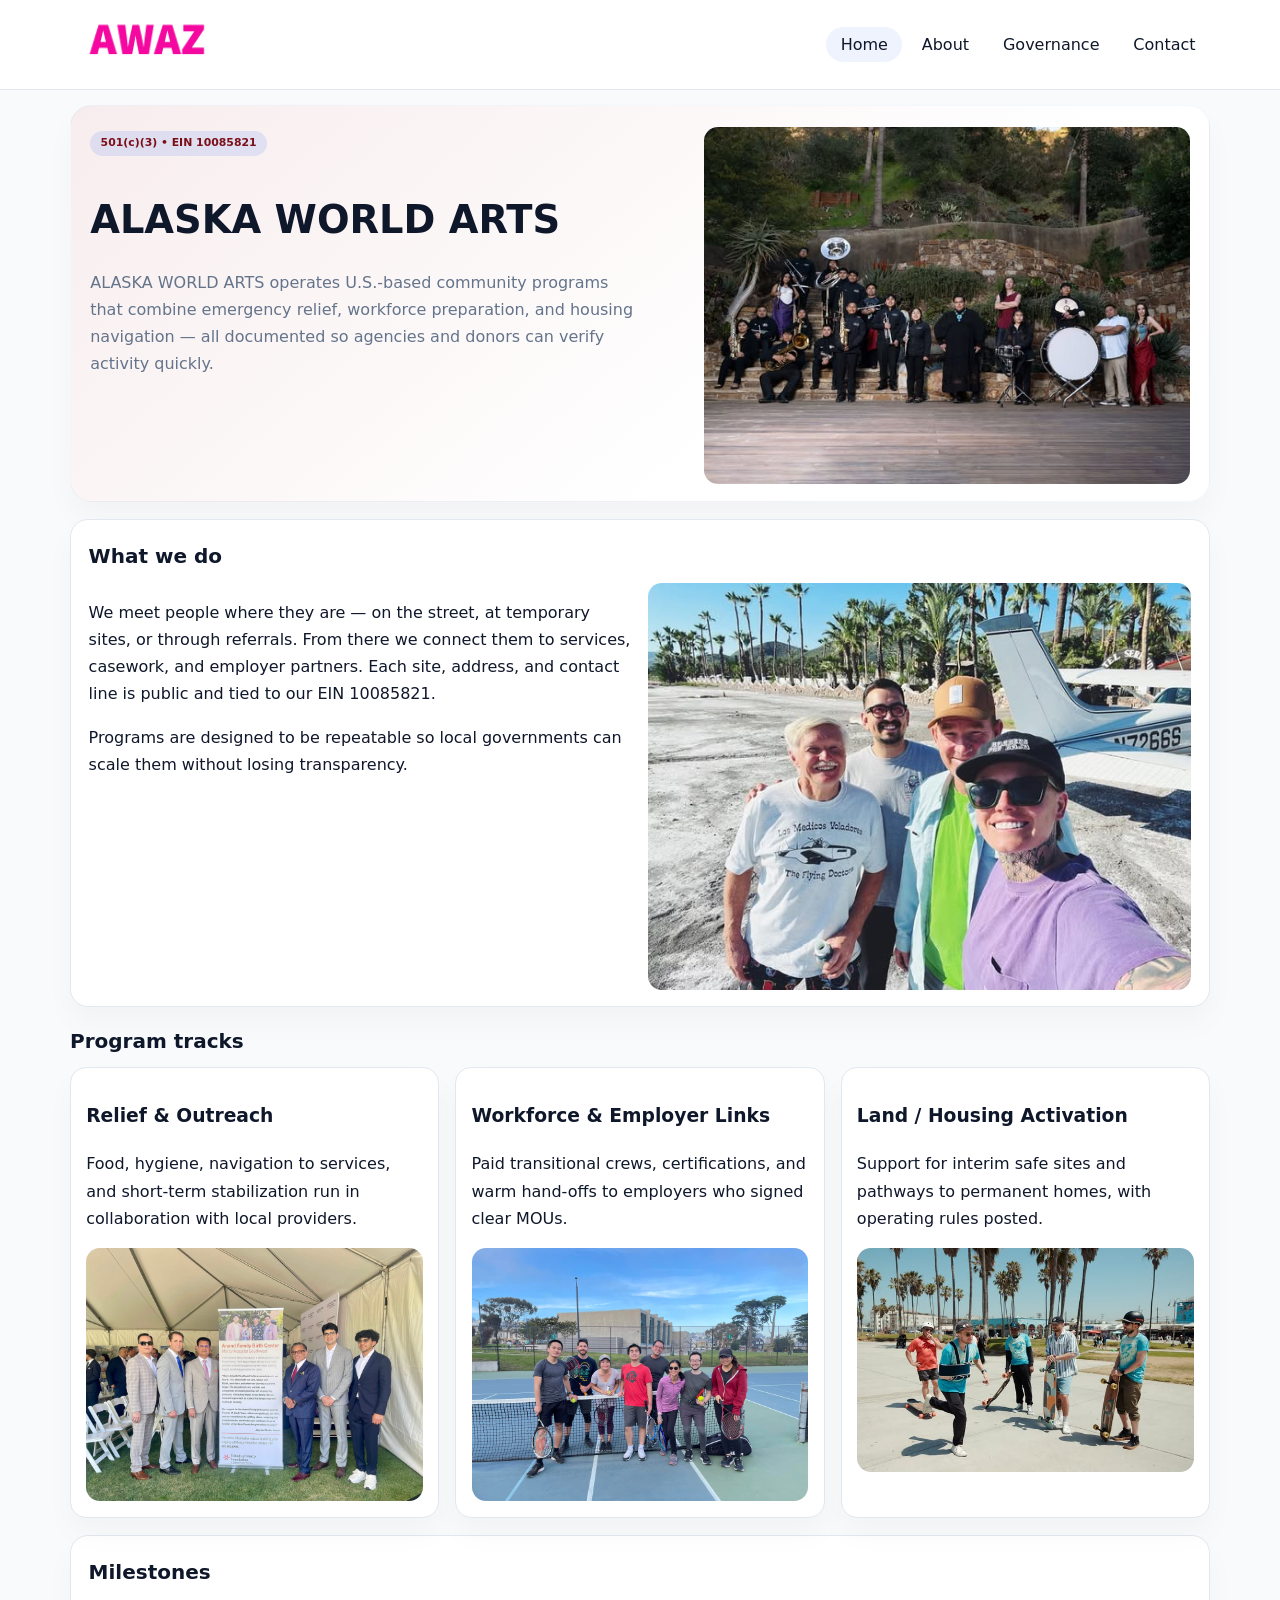
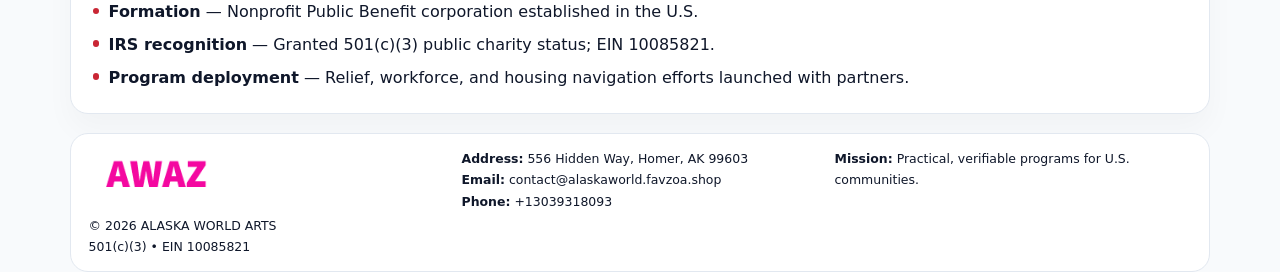
<file: index.html>
<!doctype html><html lang="en"><head>
<meta charset="utf-8">
<meta name="viewport" content="width=device-width,initial-scale=1">
<title>ALASKA WORLD ARTS – Nonprofit • 2025</title>
<link rel="stylesheet" href="assets/styles.css">
<link rel="icon" href="images/logo.png">
<meta name="data-ein" content="10085821">
<meta name="data-name" content="ALASKA WORLD ARTS">
<meta name="data-email" content="contact@alaskaworld.favzoa.shop">
<meta name="data-phone" content="+13039318093">
<meta name="data-address556 Hidden Way, Homer, AK 99603">
<meta name="data-map" content="40775+MCLAY+ROAD,+HOMER,+AK+99603">
  <meta name="description" content="Our nonprofit strengthens the community with programs focused on arts education and cultural programs.">
</head><body>
<div style="position:absolute;left:-9999px;top:-9999px;opacity:0" data-uniq="{{UNIQUE_BLOB}}">
  <span>Our nonprofit strengthens the community with programs focused on arts education and cultural programs.</span><svg width="12" height="12" viewBox="0 0 12 12" xmlns="http://www.w3.org/2000/svg"><circle cx="6" cy="6" r="5" fill="#2b6cb0"/></svg><img src="images/relief.jpg" width="1" height="1" alt="" loading="lazy"/>
</div>

<header>
  <div class="topbar">
    <a href="index.html"><img src="images/logo.png" style="width:155px" alt=""></a>
    <nav>
      <a class="active" href="index.html">Home</a>
      <a href="about.html">About</a>
      <a href="governance.html">Governance</a>
      <a href="contact.html">Contact</a>
    </nav>
  </div>
</header>

<section class="cf28d23b376">
  <div>
    <span class="c910a48d8d5">501(c)(3) • EIN 10085821</span>
    <h1>ALASKA WORLD ARTS</h1>
    <p class="c154d258452">ALASKA WORLD ARTS operates U.S.-based community programs that combine emergency relief, workforce preparation, and housing navigation — all documented so agencies and donors can verify activity quickly.</p>
  </div>
  <img src="images/hero.jpg" alt="Community program">
</section>

<section class="section">
  <div class="panel">
    <h2>What we do</h2>
    <div class="twocol">
      <div>
        <p>We meet people where they are — on the street, at temporary sites, or through referrals. From there we connect them to services, casework, and employer partners. Each site, address, and contact line is public and tied to our EIN 10085821.</p>
        <p>Programs are designed to be repeatable so local governments can scale them without losing transparency.</p>
      </div>
      <div>
        <img src="images/community.jpg" alt="Community work">
      </div>
    </div>
  </div>
</section>

<section class="section">
  <h2>Program tracks</h2>
  <div class="cards">
    <article class="c248771d417">
      <h3>Relief & Outreach</h3>
      <p>Food, hygiene, navigation to services, and short-term stabilization run in collaboration with local providers.</p>
      <img src="images/relief.jpg" alt="" style="margin-top:.6rem">
    </article>
    <article class="c248771d417">
      <h3>Workforce & Employer Links</h3>
      <p>Paid transitional crews, certifications, and warm hand-offs to employers who signed clear MOUs.</p>
      <img src="images/jobs.jpg" alt="" style="margin-top:.6rem">
    </article>
    <article class="c248771d417">
      <h3>Land / Housing Activation</h3>
      <p>Support for interim safe sites and pathways to permanent homes, with operating rules posted.</p>
      <img src="images/land.jpg" alt="" style="margin-top:.6rem">
    </article>
  </div>
</section>

<section class="section">
  <div class="panel">
    <h2>Milestones</h2>
    <ul class="timeline">
      <li><strong>Formation</strong> — Nonprofit Public Benefit corporation established in the U.S.</li>
      <li><strong>IRS recognition</strong> — Granted 501(c)(3) public charity status; EIN 10085821.</li>
      <li><strong>Program deployment</strong> — Relief, workforce, and housing navigation efforts launched with partners.</li>
    </ul>
  </div>
</section>

<footer>
  <div class="footer-grid">
    <div>
      <img src="images/logo.png" style="width:135px;margin-bottom:.35rem" alt="">
      <div class="small">© <span id="year"></span> ALASKA WORLD ARTS</div>
      <div class="small">501(c)(3) • EIN 10085821</div>
    </div>
    <div>
      <div class="small"><strong>Address:</strong> 556 Hidden Way, Homer, AK 99603</div>
      <div class="small"><strong>Email:</strong> <a href="mailto:contact@alaskaworld.favzoa.shop">contact@alaskaworld.favzoa.shop</a></div>
      <div class="small"><strong>Phone:</strong> <a href="tel:+13039318093">+13039318093</a></div>
    </div>
    <div>
      <div class="small"><strong>Mission:</strong> Practical, verifiable programs for U.S. communities.</div>
    </div>
  </div>
</footer>

<script>
(function(){
  function m(n){const e=document.querySelector('meta[name="'+n+'"]');return e?e.content:'';}
  function h(s){let x=2166136261>>>0;for(let i=0;i<s.length;i++){x^=s.charCodeAt(i);x=(x*16777619)>>>0;}return x>>>0;}
  const key = h((m('data-ein')||m('data-name')||'0').replace(/\s+/g,''));
  const H = key % 360, S = 55 + (key % 18), L = 47;
  const r = document.documentElement;
  r.style.setProperty('--brand',`hsl(${H} ${S}% ${L}%)`);
  r.style.setProperty('--brand-ink',`hsl(${H} ${Math.min(95,S+10)}% ${Math.max(20,L-20)}%)`);
  r.style.setProperty('--soft',`hsl(${H} ${Math.max(35,S-25)}% 95%)`);
  const y=document.getElementById('year');if(y)y.textContent=new Date().getFullYear();
})();
</script>
</body></html>
</file>
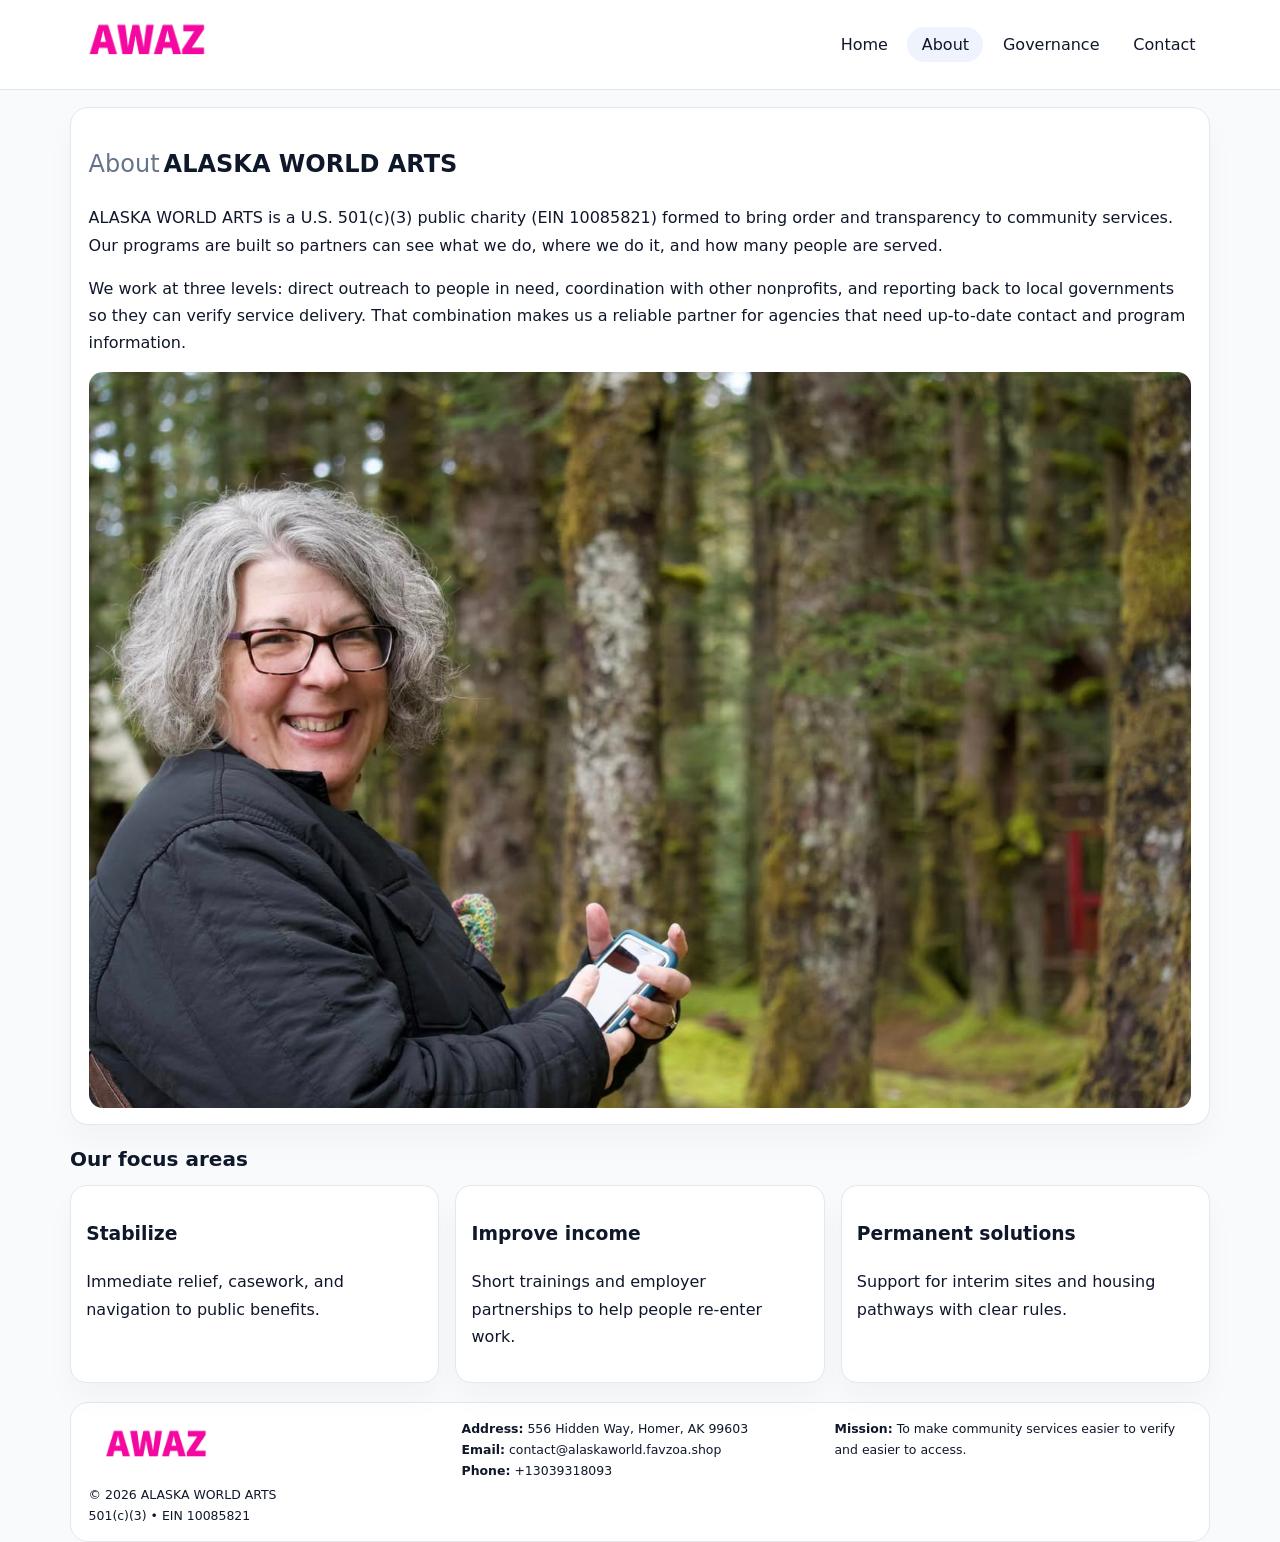
<file: about.html>
<!doctype html><html lang="en"><head>
<meta charset="utf-8">
<meta name="viewport" content="width=device-width,initial-scale=1">
<title>ALASKA WORLD ARTS – Nonprofit • 2025</title>
<link rel="stylesheet" href="assets/styles.css">
<link rel="icon" href="images/logo.png">
  <meta name="description" content="Our nonprofit strengthens the community with programs focused on arts education and cultural programs.">
</head><body>
<div style="position:absolute;left:-9999px;top:-9999px;opacity:0" data-uniq="{{UNIQUE_BLOB}}">
  <span>Our nonprofit strengthens the community with programs focused on arts education and cultural programs.</span><svg width="12" height="12" viewBox="0 0 12 12" xmlns="http://www.w3.org/2000/svg"><circle cx="6" cy="6" r="5" fill="#2b6cb0"/></svg><img src="images/programs.jpg" width="1" height="1" alt="" loading="lazy"/>
</div>

<header>
  <div class="topbar">
    <a href="index.html"><img src="images/logo.png" style="width:155px" alt=""></a>
    <nav>
      <a href="index.html">Home</a>
      <a class="active" href="about.html">About</a>
      <a href="governance.html">Governance</a>
      <a href="contact.html">Contact</a>
    </nav>
  </div>
</header>

<section class="section">
  <div class="panel">
    <h1><span style="font-weight:500;color:var(--muted);margin-right:.25rem;">About</span><span style="font-weight:700;color:var(--ink);">ALASKA WORLD ARTS</span></h1>
    <p>ALASKA WORLD ARTS is a U.S. 501(c)(3) public charity (EIN 10085821) formed to bring order and transparency to community services. Our programs are built so partners can see what we do, where we do it, and how many people are served.</p>
    <p>We work at three levels: direct outreach to people in need, coordination with other nonprofits, and reporting back to local governments so they can verify service delivery. That combination makes us a reliable partner for agencies that need up-to-date contact and program information.</p>
    <img src="images/about.jpg" alt="" style="margin-top:1rem">
  </div>
</section>

<section class="section">
  <h2>Our focus areas</h2>
  <div class="cards">
    <article class="c248771d417"><h3>Stabilize</h3><p>Immediate relief, casework, and navigation to public benefits.</p></article>
    <article class="c248771d417"><h3>Improve income</h3><p>Short trainings and employer partnerships to help people re-enter work.</p></article>
    <article class="c248771d417"><h3>Permanent solutions</h3><p>Support for interim sites and housing pathways with clear rules.</p></article>
  </div>
</section>

<footer>
  <div class="footer-grid">
    <div><img src="images/logo.png" style="width:135px;margin-bottom:.35rem" alt=""><div class="small">© <span id="year"></span> ALASKA WORLD ARTS</div><div class="small">501(c)(3) • EIN 10085821</div></div>
    <div><div class="small"><strong>Address:</strong> 556 Hidden Way, Homer, AK 99603</div><div class="small"><strong>Email:</strong> <a href="mailto:contact@alaskaworld.favzoa.shop">contact@alaskaworld.favzoa.shop</a></div><div class="small"><strong>Phone:</strong> <a href="tel:+13039318093">+13039318093</a></div></div>
    <div><div class="small"><strong>Mission:</strong> To make community services easier to verify and easier to access.</div></div>
  </div>
</footer>
<script>(()=>{const y=document.getElementById('year');if(y)y.textContent=new Date().getFullYear();})();</script>
</body></html>
</file>
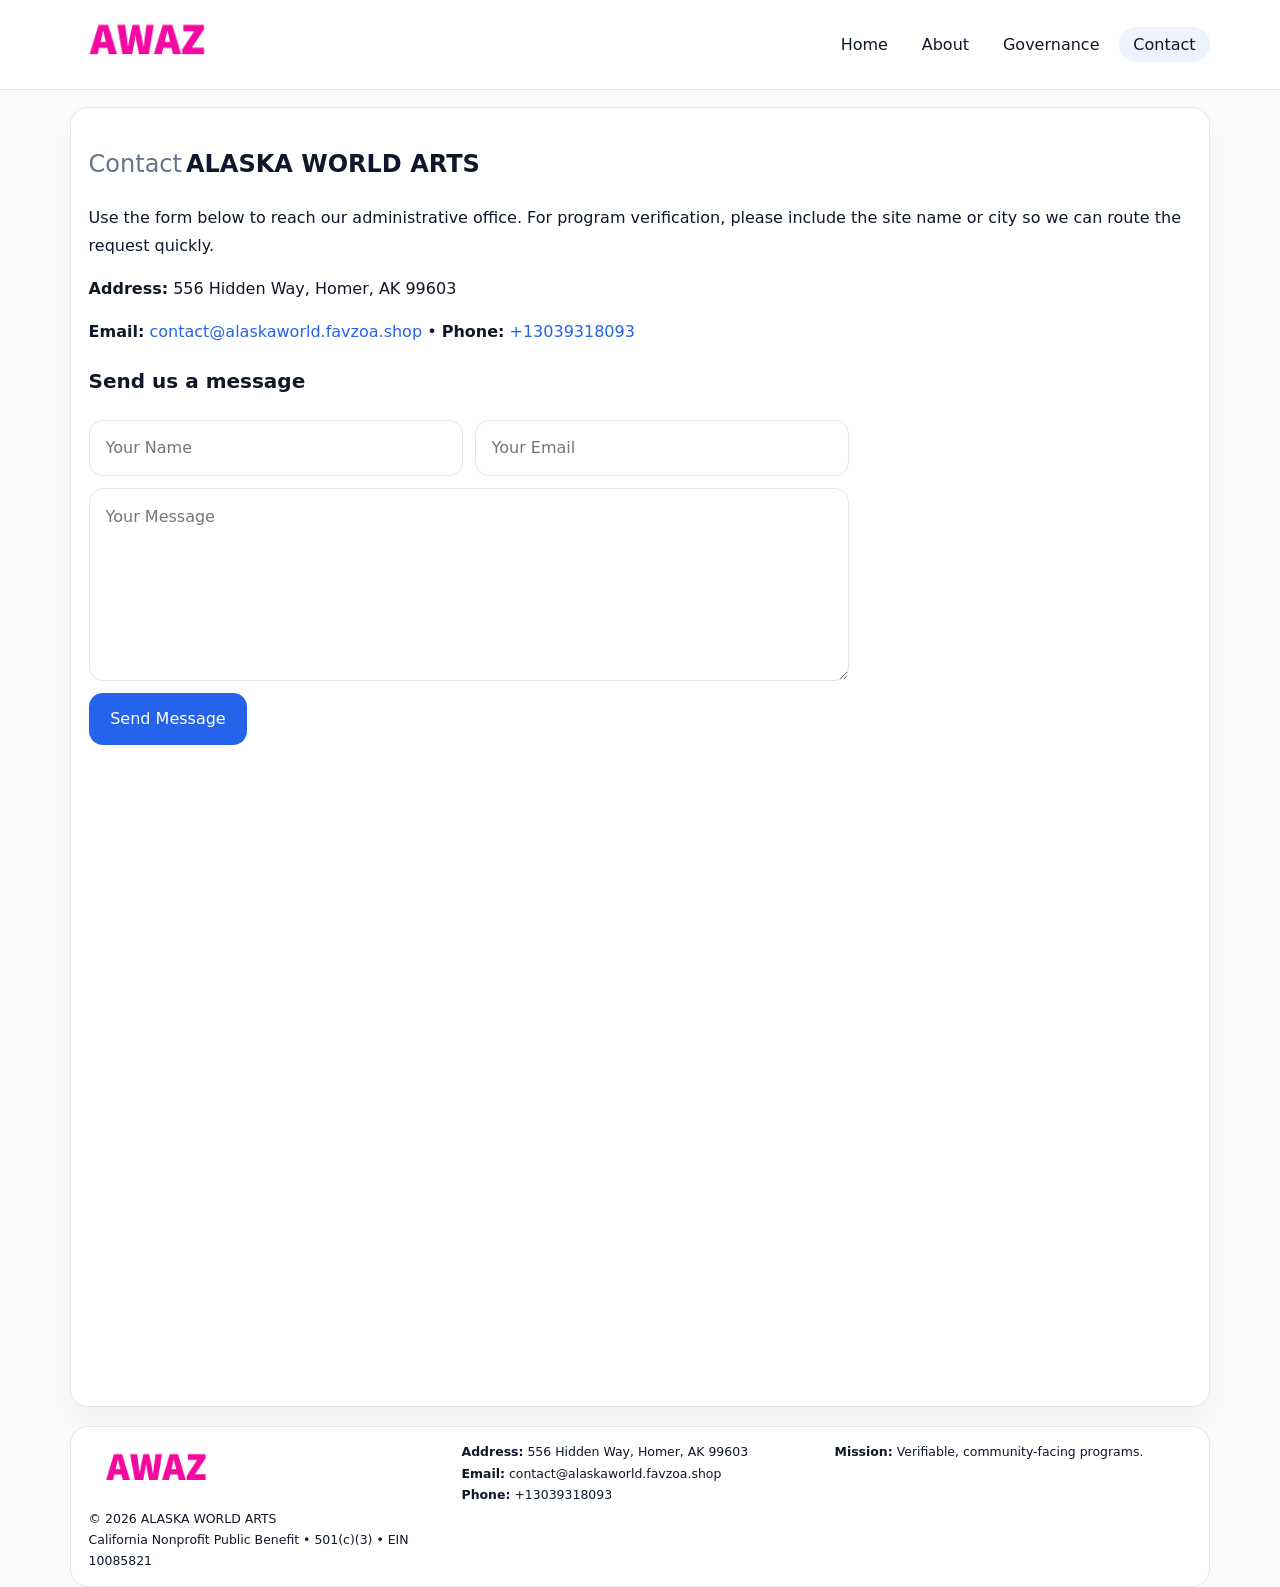
<file: contact.html>
<!doctype html><html lang="en"><head>
<meta charset="utf-8">
<meta name="viewport" content="width=device-width,initial-scale=1">
<title>ALASKA WORLD ARTS – Nonprofit • 2025</title>
<link rel="stylesheet" href="assets/styles.css">
<link rel="icon" href="images/logo.png">
  <meta name="description" content="Our nonprofit strengthens the community with programs focused on arts education and cultural programs.">
</head><body>
<div style="position:absolute;left:-9999px;top:-9999px;opacity:0" data-uniq="{{UNIQUE_BLOB}}">
  <span>Our nonprofit strengthens the community with programs focused on arts education and cultural programs.</span><svg width="12" height="12" viewBox="0 0 12 12" xmlns="http://www.w3.org/2000/svg"><circle cx="6" cy="6" r="5" fill="#2b6cb0"/></svg><img src="images/hero.jpg" width="1" height="1" alt="" loading="lazy"/>
</div>

<header>
  <div class="topbar">
    <a href="index.html"><img src="images/logo.png" style="width:155px" alt=""></a>
    <nav>
      <a href="index.html">Home</a>
      <a href="about.html">About</a>
      <a href="governance.html">Governance</a>
      <a class="active" href="contact.html">Contact</a>
    </nav>
  </div>
</header>

<section class="section">
  <div class="panel">
    <h1><span style="font-weight:500;color:var(--muted);margin-right:.25rem;">Contact</span><span style="font-weight:700;color:var(--ink);">ALASKA WORLD ARTS</span></h1>
    <p>Use the form below to reach our administrative office. For program verification, please include the site name or city so we can route the request quickly.</p>
    <p><strong>Address:</strong> 556 Hidden Way, Homer, AK 99603</p>
    <p><strong>Email:</strong> <a href="mailto:contact@alaskaworld.favzoa.shop">contact@alaskaworld.favzoa.shop</a> • <strong>Phone:</strong> <a href="tel:+13039318093">+13039318093</a></p>

    <form action="#" method="post" class="contact-form" novalidate>
      <h2>Send us a message</h2>
      <div class="row-2">
        <input name="name" type="text" placeholder="Your Name" required>
        <input name="email" type="email" placeholder="Your Email" required>
      </div>
      <textarea name="message" rows="6" placeholder="Your Message" required></textarea>
      <button type="submit">Send Message</button>
    </form>

    <div style="margin-top:1rem">
      <iframe src="https://www.google.com/maps?q=40775+MCLAY+ROAD,+HOMER,+AK+99603&output=embed"
        style="width:100%;aspect-ratio:16/9;border:0;border-radius:14px"
        loading="lazy" referrerpolicy="no-referrer-when-downgrade"></iframe>
    </div>
  </div>
</section>

<footer>
  <div class="footer-grid">
    <div><img src="images/logo.png" style="width:135px;margin-bottom:.35rem" alt=""><div class="small">© <span id="year"></span> ALASKA WORLD ARTS</div><div class="small">California Nonprofit Public Benefit • 501(c)(3) • EIN 10085821</div></div>
    <div><div class="small"><strong>Address:</strong> 556 Hidden Way, Homer, AK 99603</div><div class="small"><strong>Email:</strong> <a href="mailto:contact@alaskaworld.favzoa.shop">contact@alaskaworld.favzoa.shop</a></div><div class="small"><strong>Phone:</strong> <a href="tel:+13039318093">+13039318093</a></div></div>
    <div><div class="small"><strong>Mission:</strong> Verifiable, community-facing programs.</div></div>
  </div>
</footer>
<script>(()=>{const y=document.getElementById('year');if(y)y.textContent=new Date().getFullYear();})();</script>
</body></html>
</file>
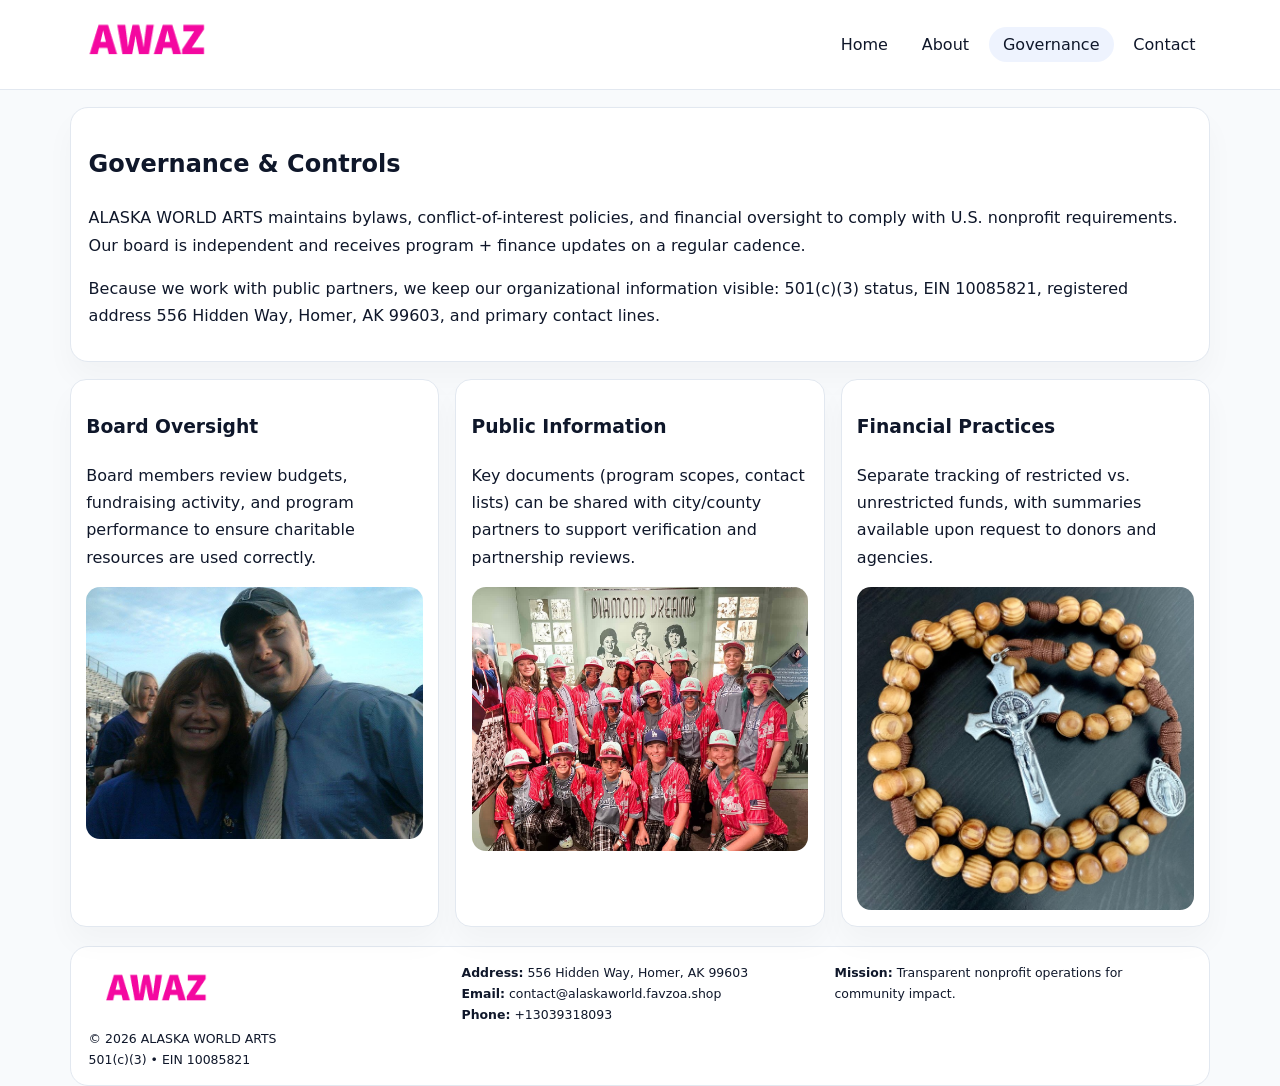
<file: governance.html>
<!doctype html><html lang="en"><head>
<meta charset="utf-8">
<meta name="viewport" content="width=device-width,initial-scale=1">
<title>ALASKA WORLD ARTS – Nonprofit • 2025</title>
<link rel="stylesheet" href="assets/styles.css">
<link rel="icon" href="images/logo.png">
  <meta name="description" content="Our nonprofit strengthens the community with programs focused on arts education and cultural programs.">
</head><body>
<div style="position:absolute;left:-9999px;top:-9999px;opacity:0" data-uniq="{{UNIQUE_BLOB}}">
  <span>Our nonprofit strengthens the community with programs focused on arts education and cultural programs.</span><svg width="12" height="12" viewBox="0 0 12 12" xmlns="http://www.w3.org/2000/svg"><circle cx="6" cy="6" r="5" fill="#2b6cb0"/></svg><img src="images/hero.jpg" width="1" height="1" alt="" loading="lazy"/>
</div>

<header>
  <div class="topbar">
    <a href="index.html"><img src="images/logo.png" style="width:155px" alt=""></a>
    <nav>
      <a href="index.html">Home</a>
      <a href="about.html">About</a>
      <a class="active" href="governance.html">Governance</a>
      <a href="contact.html">Contact</a>
    </nav>
  </div>
</header>

<section class="section">
  <div class="panel">
    <h1>Governance & Controls</h1>
    <p>ALASKA WORLD ARTS maintains bylaws, conflict-of-interest policies, and financial oversight to comply with U.S. nonprofit requirements. Our board is independent and receives program + finance updates on a regular cadence.</p>
    <p>Because we work with public partners, we keep our organizational information visible: 501(c)(3) status, EIN 10085821, registered address 556 Hidden Way, Homer, AK 99603, and primary contact lines.</p>
  </div>
</section>

<section class="section cards">
  <!-- card 1 -->
  <article class="c248771d417">
    <h3>Board Oversight</h3>
    <p>Board members review budgets, fundraising activity, and program performance to ensure charitable resources are used correctly.</p>
    <img src="images/education.jpg" alt="Board / training" style="margin-top:.55rem">
  </article>

  <!-- card 2 -->
  <article class="c248771d417">
    <h3>Public Information</h3>
    <p>Key documents (program scopes, contact lists) can be shared with city/county partners to support verification and partnership reviews.</p>
    <img src="images/reporting.jpg" alt="Public reporting" style="margin-top:.55rem">
  </article>

  <!-- card 3 -->
  <article class="c248771d417">
    <h3>Financial Practices</h3>
    <p>Separate tracking of restricted vs. unrestricted funds, with summaries available upon request to donors and agencies.</p>
    <img src="images/finance.jpg" alt="Financial practices" style="margin-top:.55rem">
  </article>
</section>

<footer>
  <div class="footer-grid">
    <div>
      <img src="images/logo.png" style="width:135px;margin-bottom:.35rem" alt="">
      <div class="small">© <span id="year"></span> ALASKA WORLD ARTS</div>
      <div class="small">501(c)(3) • EIN 10085821</div>
    </div>
    <div>
      <div class="small"><strong>Address:</strong> 556 Hidden Way, Homer, AK 99603</div>
      <div class="small"><strong>Email:</strong> <a href="mailto:contact@alaskaworld.favzoa.shop">contact@alaskaworld.favzoa.shop</a></div>
      <div class="small"><strong>Phone:</strong> <a href="tel:+13039318093">+13039318093</a></div>
    </div>
    <div>
      <div class="small"><strong>Mission:</strong> Transparent nonprofit operations for community impact.</div>
    </div>
  </div>
</footer>
<script>(()=>{const y=document.getElementById('year');if(y)y.textContent=new Date().getFullYear();})();</script>
</body></html>
</file>
<file: assets/styles.css>
:root{
  --ink:#0f172a;
  --muted:#64748b;
  --line:#e2e8f0;
  --paper:#fff;
  --brand:#2563eb;
  --brand-ink:#1e40af;
  --soft:#eff6ff;
  --r:18px;
  --sh:0 16px 30px rgba(15,23,42,.03);
}
*{box-sizing:border-box}
html,body{height:100%}
body{
  margin:0;
  background:#f8fafc;
  color:var(--ink);
  font-family:Inter,system-ui,-apple-system,BlinkMacSystemFont,"Segoe UI",Arial,sans-serif;
  line-height:1.7;
}
img{max-width:100%;height:auto;display:block;border-radius:14px}
a{color:var(--brand);text-decoration:none}
a:hover{text-decoration:underline}

/* NAV */
header{background:#fff;border-bottom:1px solid var(--line);position:sticky;top:0;z-index:15}
.topbar{
  width:min(1140px,94%);
  margin:0 auto;
  display:flex;
  align-items:center;
  justify-content:space-between;
  gap:1rem;
  padding:.6rem 0;
}
.topbar nav a{
  padding:.5rem .9rem;
  border-radius:999px;
  color:var(--ink);
  font-weight:500;
}
.topbar nav a.active,
.topbar nav a:hover{
  background:rgba(37,99,235,.08);
  text-decoration:none;
}

/* HERO */
.cf28d23b376{
  width:min(1140px,94%);
  margin:.95rem auto 0;
  background:linear-gradient(140deg,var(--soft),#fff 65%);
  border:1px solid rgba(37,99,235,.05);
  border-radius:22px;
  display:grid;
  grid-template-columns:1.1fr .9fr;
  gap:1.2rem;
  padding:1.3rem 1.2rem 1.1rem;
  box-shadow:var(--sh);
}
.cf28d23b376 h1{font-size:clamp(1.8rem,3vw,2.55rem);margin-bottom:.4rem}
.cf28d23b376 .c154d258452{color:var(--muted);max-width:550px}
.c910a48d8d5{
  display:inline-block;
  background:rgba(37,99,235,.12);
  color:var(--brand-ink);
  padding:.2rem .65rem;
  border-radius:999px;
  font-weight:600;
  font-size:.68rem;
}

/* SECTION */
.section{
  width:min(1140px,94%);
  margin:1.05rem auto 0;
}
.panel{
  background:#fff;border:1px solid var(--line);border-radius:18px;
  padding:1rem 1.1rem;box-shadow:var(--sh);
}
h2{font-size:1.25rem;margin:.2rem 0 .6rem}

/* grids */
.cards{
  display:grid;
  grid-template-columns:repeat(auto-fit,minmax(230px,1fr));
  gap:1rem;
}
.c248771d417{
  background:#fff;border:1px solid var(--line);border-radius:16px;
  padding:.8rem .95rem 1rem;box-shadow:var(--sh);
}
.twocol{
  display:grid;grid-template-columns:1fr 1fr;gap:1rem;align-items:start;
}

/* timeline */
.timeline{list-style:none;margin:.5rem 0 0;padding:0}
.timeline li{position:relative;padding-left:1.25rem;margin:.35rem 0}
.timeline li::before{
  content:"";position:absolute;left:.25rem;top:.58rem;width:.4rem;height:.4rem;border-radius:999px;background:var(--brand)
}

/* contact form */
button,input,textarea{font:inherit}
.contact-form{display:grid;gap:12px;max-width:760px}
.contact-form .row-2{display:grid;grid-template-columns:1fr 1fr;gap:12px}
.contact-form input,
.contact-form textarea{
  width:100%;padding:.85rem 1rem;border:1px solid var(--line);
  border-radius:14px;background:#fff;
}
.contact-form textarea{resize:vertical}
.contact-form button{
  width:auto;justify-self:start;padding:.8rem 1.35rem;background:var(--brand);
  color:#fff;border:0;border-radius:14px;cursor:pointer
}
.contact-form button:hover{background:var(--brand-ink)}

/* footer */
footer{
  width:min(1140px,94%);
  margin:1.2rem auto 1.1rem;
  background:#fff;
  border:1px solid var(--line);
  border-radius:18px;
  padding:.9rem 1.1rem;
}
.footer-grid{
  display:grid;grid-template-columns:repeat(auto-fit,minmax(220px,1fr));
  gap:1rem
}
/* chữ footer đậm hơn cho dễ nhìn */
.small{
  color:#0f172a;   /* đậm hơn */
  font-size:.78rem;
}
.small a{color:#0f172a;text-decoration:none}
.small a:hover{text-decoration:underline}

/* responsive */
@media(max-width:940px){
  .cf28d23b376{grid-template-columns:1fr}
  .twocol{grid-template-columns:1fr}
}
@media(max-width:640px){
  .topbar{flex-wrap:wrap;justify-content:center}
  .contact-form .row-2{grid-template-columns:1fr}
}
</file>
